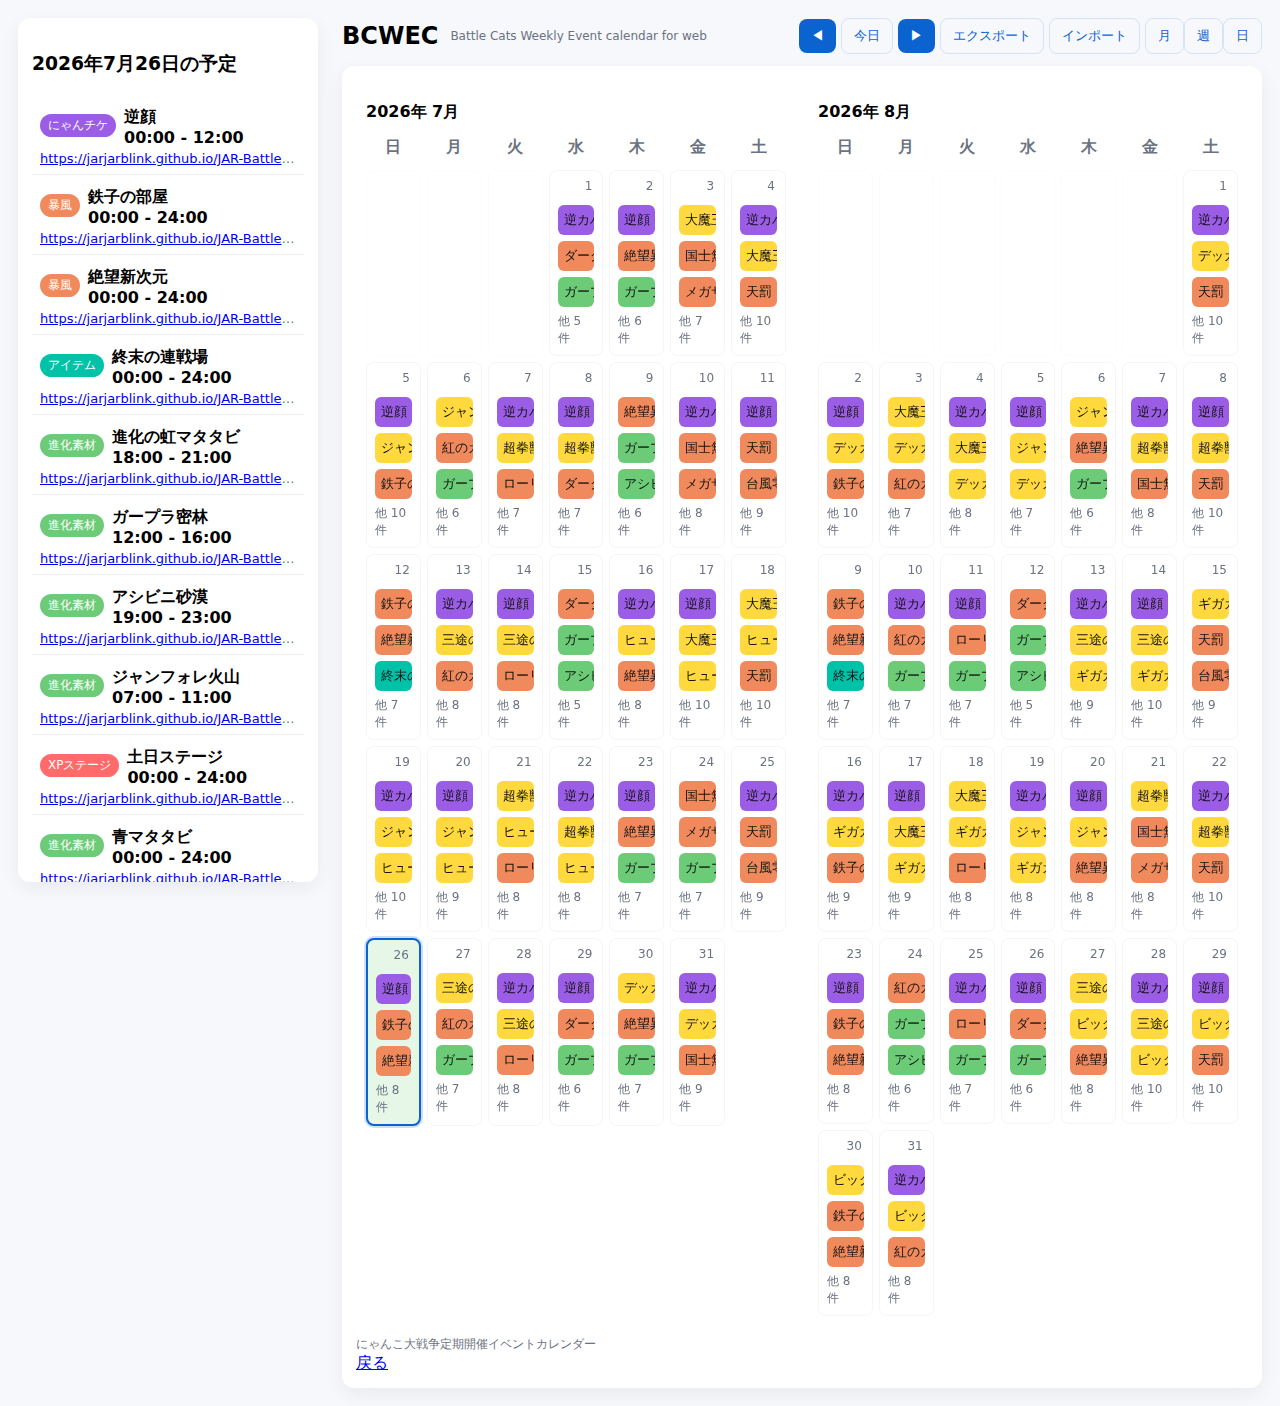
<file: BCWEC-web.html>
<!DOCTYPE html>
<html lang="ja">
<head>
<meta charset="utf-8" />
<meta name="viewport" content="width=device-width,initial-scale=1" />
<title>BCWEC web</title>
<link rel="icon" href="./img/favicon.ico" type="image/x-icon">
<link rel="stylesheet" href="./bcwec.css">
</head>
<body>
<div class="container">
  <div class="sidebar">
    <h3 id="sidebarTitle">予定を選択してください</h3>
    <div id="eventList" class="event-list">
      </div>
  </div>

  <div class="calendar-view">
    <div class="header">
      <div class="h-left">
        <h2 style="margin:0">BCWEC</h2>
        <div class="small">Battle Cats Weekly Event calendar for web</div>
      </div>
      <div class="controls">
        <button id="prev">◀</button>
        <button id="today" class="btn-ghost">今日</button>
        <button id="next">▶</button>
        <button id="export" class="btn-ghost">エクスポート</button>
        <button id="import" class="btn-ghost">インポート</button>
      </div>
    </div>
    <div class="card">
      <div id="calendar" class="calendar">
        <div class="month" id="month0"></div>
        <div class="month" id="month1"></div>
      </div>
      <div style="margin-top:10px" class="small">にゃんこ大戦争定期開催イベントカレンダー</div>
      <a href="index.html">戻る</a>
    </div>
  </div>
</div>

<div id="modal" class="modal" aria-hidden>
  <div class="form" role="dialog" aria-modal="true">
    <h3 id="modalTitle">予定を追加</h3>
    <label>タイトル<input id="title" type="text" placeholder="会議・買い物など"></label>
    <div class="row">
      <div style="flex:1"><label>日付<input id="date" type="date"></label></div>
      <div style="width:140px"><label>開始時間<input id="time" type="time"></label></div>
      <div style="width:140px"><label>終了時間<input id="endTime" type="time"></label></div>
    </div>
    <label>説明<textarea id="desc" rows="3"></textarea></label>

    <label>カテゴリ
      <div class="row">
        <select id="categorySelect"></select>
        <input id="newCategoryName" type="text" placeholder="新しいカテゴリ名（任意）" />
        <input id="newCategoryColor" type="color" value="#2b8cf3" style="width:56px" />
        <button id="addCategory" class="btn-ghost">追加</button>
      </div>
    </label>

    <label>繰り返し
      <select id="recur">
        <option value="none">なし（1回のみ）</option>
        <option value="daily">毎日</option>
        <option value="weekly">毎週</option>
        <option value="biweekly">隔週</option>
        <option value="every_n_weeks">n週おき</option>
        <option value="monthly_specific_days">毎月 複数日</option>
        <option value="monthly_nth">毎月 週&曜日</option>
      </select>
    </label>

    <div id="recurOptions" class="small" style="margin-top:6px"></div>

    <label class="small">終了日（任意）<input id="until" type="date"></label>

    <div style="display:flex;gap:8px;justify-content:flex-end;margin-top:12px">
      <button id="save">保存</button>
      <button id="delete" class="btn-ghost">削除</button>
      <button id="cancel" class="btn-ghost">キャンセル</button>
    </div>
  </div>
</div>
<div id="context" style="display:none;" class="context"></div>

<input id="fileInput" type="file" accept="application/json" style="display:none">

<script type="module" src="./bcwec.js"></script>
</body>
</html>
</file>
<file: bcwec.css>
:root{--bg:#f6f8fb;--card:#fff;--accent:#0b63d0;--muted:#6b7280;--today-bg: #e6f7e8;}
*{box-sizing:border-box}
body{font-family:system-ui,-apple-system,Segoe UI,Roboto,'Noto Sans JP',Meiryo, sans-serif;background:var(--bg);margin:0;padding:18px}
.container{max-width:1500px;margin:0 auto;display:flex;gap:24px}
.header{display:flex;align-items:center;justify-content:space-between;margin-bottom:12px}
.h-left{display:flex;gap:12px;align-items:center}
button{background:var(--accent);color:#fff;border:0;padding:8px 12px;border-radius:8px;cursor:pointer}
.btn-ghost{background:transparent;color:var(--accent);border:1px solid rgba(11,99,208,0.14)}
.card{background:var(--card);padding:14px;border-radius:12px;box-shadow:0 6px 20px rgba(10,12,20,0.06)}
.calendar-view{flex:1 1 70%;}
.calendar{display:grid;grid-template-columns:1fr 1fr;gap:12px;margin-top:12px}
.month{padding:10px}
.month-header{display:flex;align-items:center;justify-content:space-between;margin-bottom:8px}
.grid{display:grid;grid-template-columns:repeat(7,1fr);gap:6px}
.weekday{padding:6px;text-align:center;font-weight:700;color:var(--muted);background:#fff;border-radius:6px}
.day{min-height:96px;padding:8px;background:#fff;border-radius:8px;border:1px solid rgba(0,0,0,0.04);position:relative;overflow:hidden;cursor:pointer}
.day.disabled{opacity:0.36}
.day.today{background-color: var(--today-bg); border-color: #a3e8a3;}
.day.selected{border: 2px solid var(--accent); box-shadow: 0 0 0 2px rgba(11, 99, 208, 0.2);}
.day-number{position:absolute;top:8px;right:10px;font-size:12px;color:var(--muted)}
.events{margin-top:26px;display:flex;flex-direction:column;gap:6px}
.event{padding:6px;border-radius:6px;font-size:13px;cursor:pointer;overflow:hidden;text-overflow:ellipsis;white-space:nowrap;color:#111}
.event .title{display:inline-block;max-width:100%}
.legend{display:flex;gap:8px;flex-wrap:wrap}
.modal{position:fixed;inset:0;display:none;align-items:center;justify-content:center;background:rgba(0,0,0,0.35);padding:10px;}
.modal.open{display:flex}
.form{background:#fff;padding:16px;border-radius:10px;min-width:320px;max-width:760px;max-height:100%;overflow-y:auto;}
.form label{display:block;margin-top:8px;font-size:13px}
.form input[type=text],.form textarea, .form select, .form input[type=date], .form input[type=time], .form input[type=number]{width:100%;padding:8px;border-radius:8px;border:1px solid #e6eef6}
.row{display:flex;gap:8px}
.small{font-size:12px;color:var(--muted)}
.context{position:absolute;z-index:40;background:#fff;border-radius:8px;padding:8px;box-shadow:0 8px 24px rgba(0,0,0,0.15);min-width:220px}
.context .ctx-item{padding:6px;border-bottom:1px solid #eee;cursor:pointer}
.context .ctx-item:last-child{border-bottom:none}
.cat-pill{display:inline-block;padding:3px 8px;border-radius:999px;font-size:12px;color:#fff}
.flex-between{display:flex;justify-content:space-between;align-items:center}
/* 左サイドバーのスタイル */
.sidebar{flex:0 0 300px;
  padding:14px;
  background:var(--card);
  border-radius:12px;
  box-shadow:0 6px 20px rgba(10,12,20,0.06);
  position:sticky;
  top:18px;
  height:calc(100vh - 36px);
  overflow-y:auto;
}
.event-list{margin-top:12px;}
.event-list-item{padding:8px;border-bottom:1px solid #eee;cursor:pointer}
.event-list-item:last-child{border-bottom:none}
.event-list-item .title{font-weight:bold;margin-top:4px}
.event-list-item .desc{font-size:13px;color:var(--muted);margin-top:4px;overflow:hidden;text-overflow:ellipsis;white-space:nowrap}
@media(max-width:900px){
  .container{flex-direction:column}
  .sidebar{width:100%;position:static;height:auto;}
  .calendar{grid-template-columns:1fr}
}
/* 月ビュー（2カ月横並び） */
.calendar {
  display: grid;
  grid-template-columns: 1fr 1fr;
  gap: 12px;
  margin-top: 12px;
}

/* 週ビュー全体 */
.week-view {
  margin-top: 12px;
}

/* 日ビュー全体 */
.day-view {
  background: var(--card);
  border-radius: 8px;
  padding: 12px;
  box-shadow: 0 6px 20px rgba(10,12,20,0.06);
}

/* 週ビュー全体のレイアウト */
.week-grid {
  display: grid;
  grid-template-columns: repeat(7, 1fr);
  gap: 6px;
  margin-top: 12px;
}

/* 週ビューの各日セル */
.week-grid .day-cell {
  min-height: 150px;
  background: #fff;
  border-radius: 8px;
  border: 1px solid rgba(0,0,0,0.04);
  padding: 6px;
  position: relative;
}

/* 週ビューの日付ヘッダー */
.week-grid .day-header {
  font-weight: bold;
  font-size: 13px;
  color: var(--muted);
  margin-bottom: 6px;
  text-align: right;
}

/* 週ビューのイベント表示 */
.week-grid .event {
  padding: 4px;
  border-radius: 6px;
  font-size: 12px;
  cursor: pointer;
  overflow: hidden;
  text-overflow: ellipsis;
  white-space: nowrap;
  margin-bottom: 4px;
  color: #111;
}

/* 日ビュー全体 */
.day-view {
  background: #fff;
  border-radius: 8px;
  border: 1px solid rgba(0,0,0,0.04);
  padding: 12px;
  box-shadow: 0 6px 20px rgba(10,12,20,0.06);
}

/* 日ビューの日付タイトル */
.day-view h3 {
  margin-top: 0;
  font-size: 16px;
  border-bottom: 1px solid #eee;
  padding-bottom: 8px;
}

/* 日ビューのイベントリスト */
.day-view .event-list-item {
  padding: 8px;
  border-bottom: 1px solid #eee;
  cursor: pointer;
}
.day-view .event-list-item:last-child {
  border-bottom: none;
}
/* 共通タイムラインレイアウト */
.timeline-container {
  position: relative;
  border-left: 1px solid #ddd;
  height: calc(24 * 50px); /* 1時間50pxの場合 */
}

.timeline-hour {
  position: absolute;
  left: -40px;
  width: 35px;
  text-align: right;
  font-size: 11px;
  color: var(--muted);
}

/* イベント表示 */
.timeline-event {
  position: absolute;
  left: 0;
  right: 4px;
  background: var(--accent);
  color: #000000;
  border-radius: 4px;
  padding: 2px 4px;
  font-size: 12px;
  overflow: hidden;
}
/* 終日イベントエリア */
.all-day-container {
  display: flex;
  flex-wrap: wrap;
  gap: 4px;
  margin-bottom: 8px;
}

.all-day-event {
  background: var(--accent);
  color: #000000;
  border-radius: 4px;
  padding: 2px 6px;
  font-size: 12px;
  cursor: pointer;
}

/* タイムラインイベントの重なり回避用 */
.timeline-event {
  position: absolute;
  border-radius: 4px;
  padding: 2px 4px;
  font-size: 12px;
  overflow: hidden;
  text-overflow: ellipsis;
  white-space: nowrap;
  color: #000000;
}
</file>
